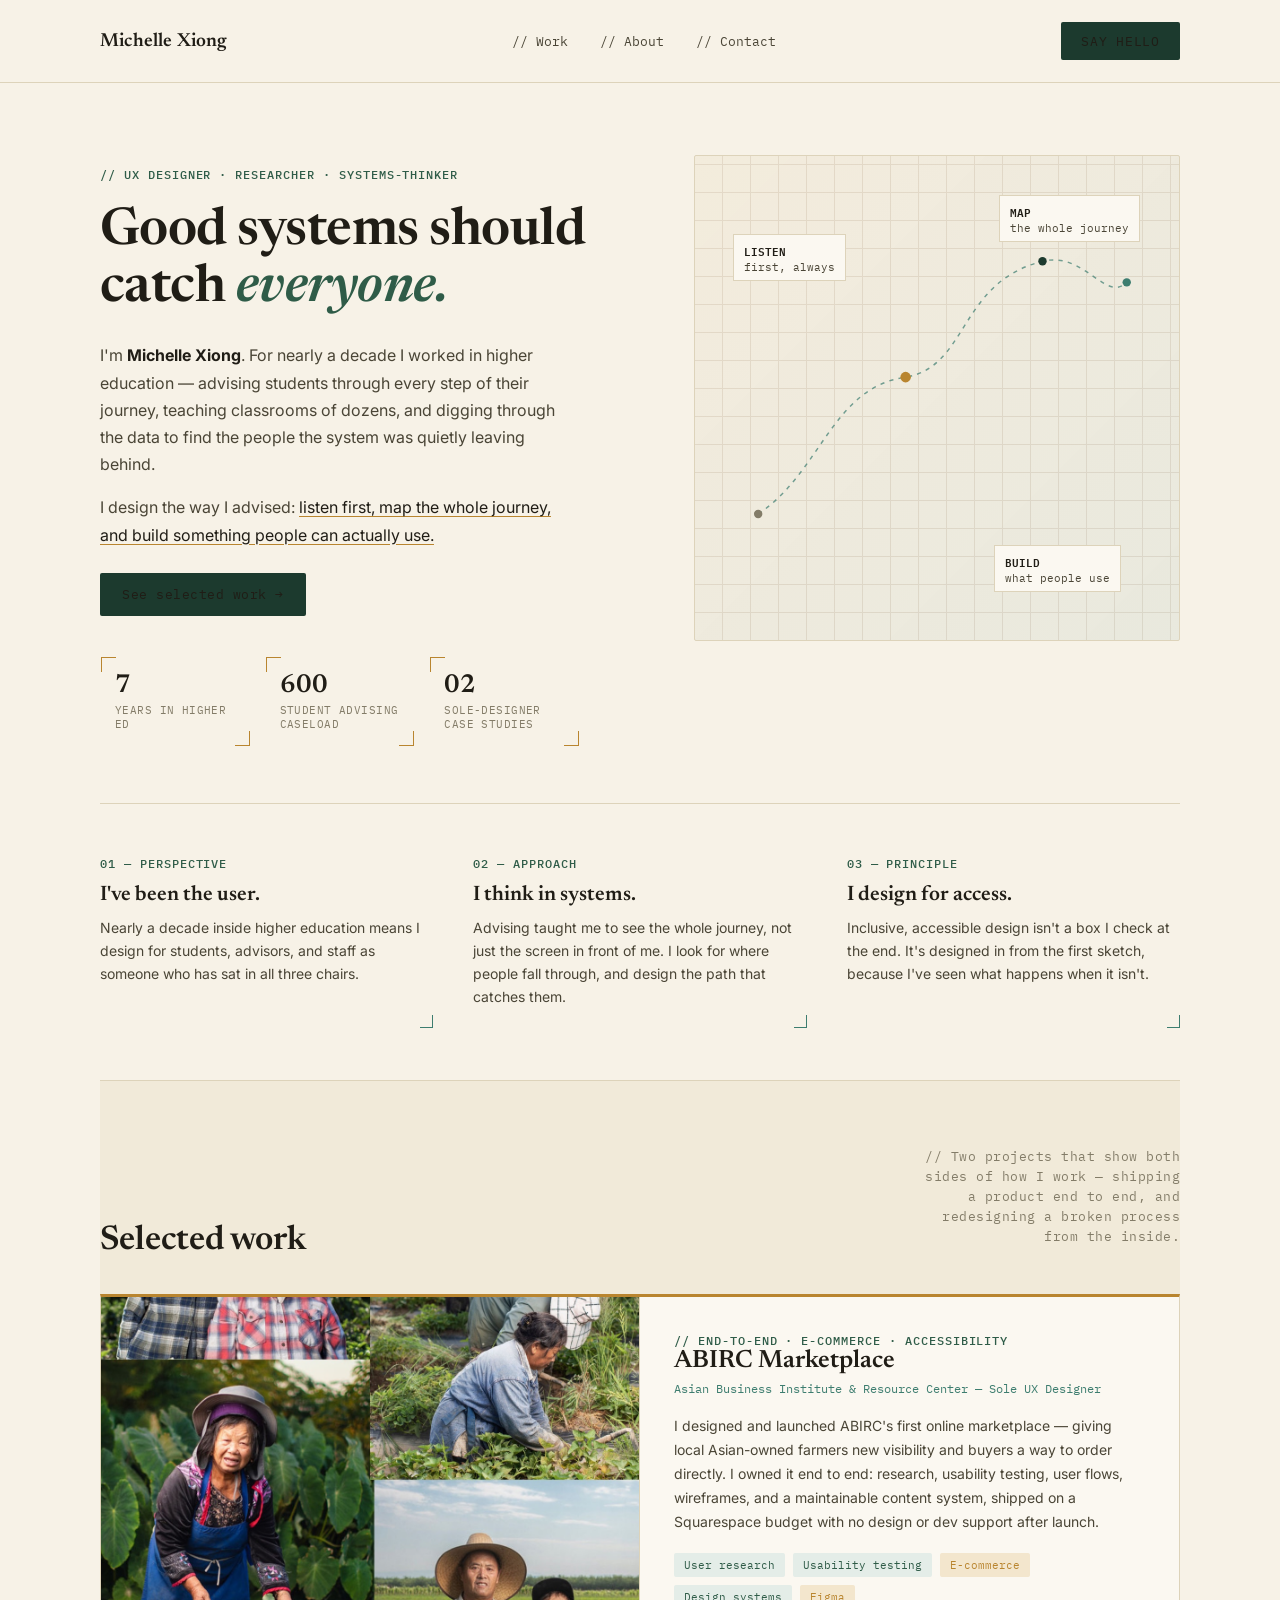
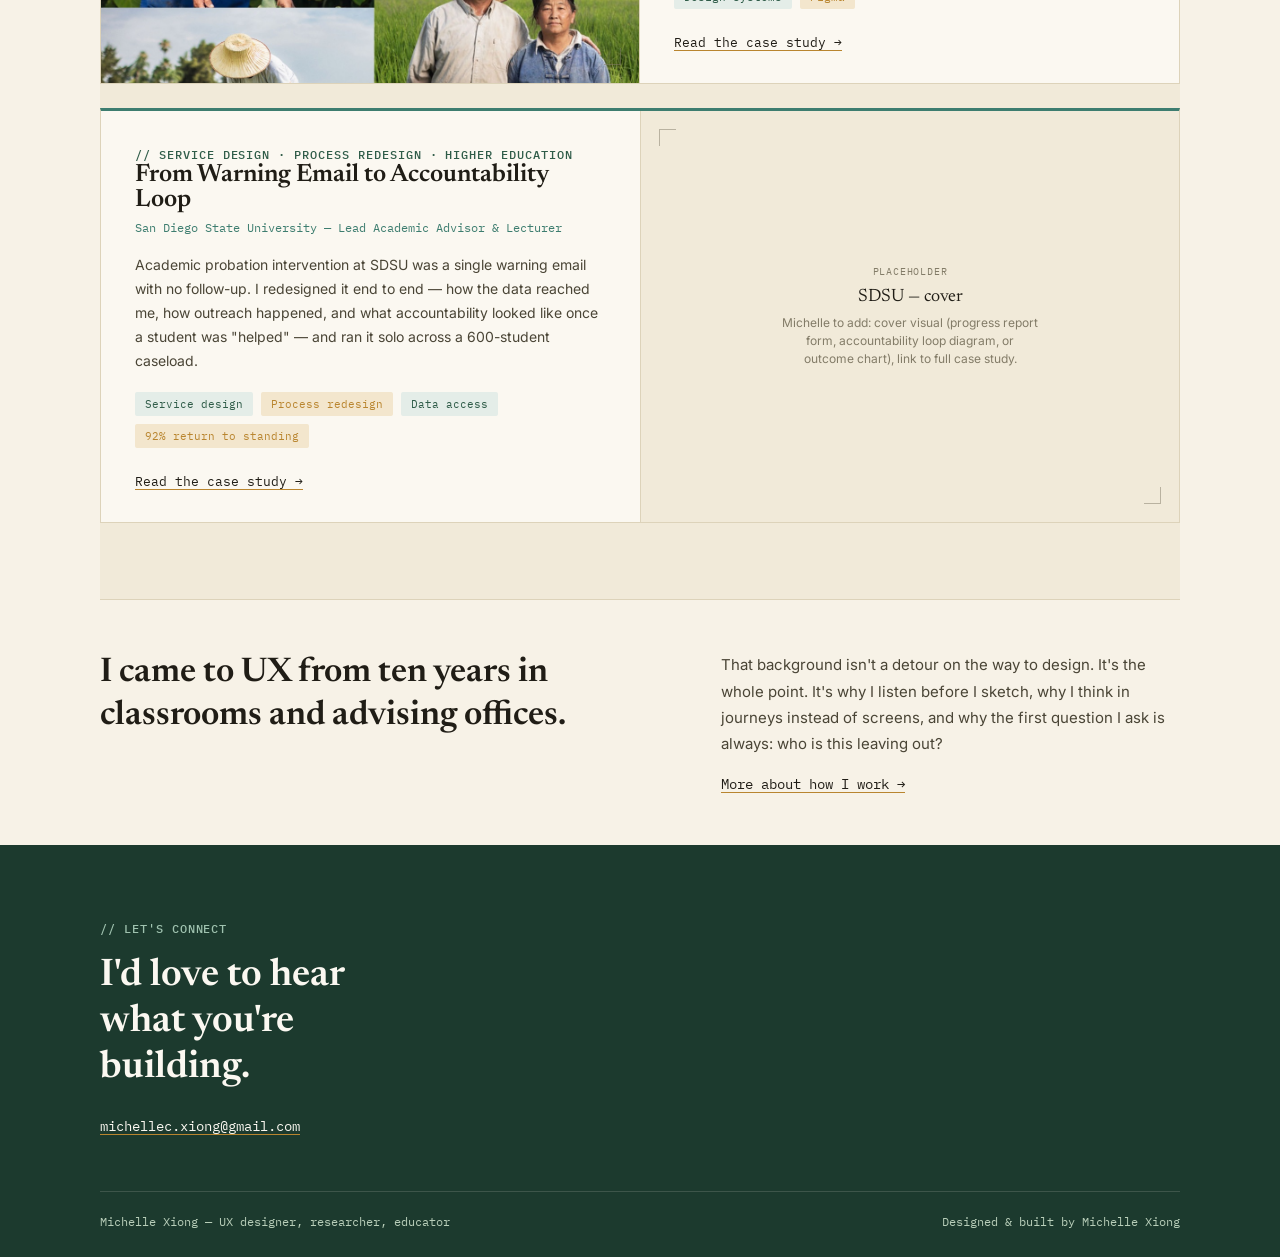
<file: index.html>
<!doctype html>
<html lang="en">
<head>
<meta charset="UTF-8" />
<meta name="viewport" content="width=device-width, initial-scale=1.0" />
<title>Michelle Xiong — UX Designer</title>
<meta name="description" content="Michelle Xiong, UX Designer — human-centered design, equity advocacy, and institutional change." />
<link rel="icon" href="data:image/svg+xml,<svg xmlns=%22http://www.w3.org/2000/svg%22 viewBox=%220 0 100 100%22><text y=%22.9em%22 font-size=%2290%22>🩵</text></svg>" />
<link rel="preconnect" href="https://fonts.googleapis.com">
<link rel="preconnect" href="https://fonts.gstatic.com" crossorigin>
<link href="https://fonts.googleapis.com/css2?family=Inter:wght@400;500;600;700&family=Newsreader:ital,wght@0,500;0,600;1,500;1,600&family=IBM+Plex+Mono:wght@400;500;600&display=swap" rel="stylesheet">
<link rel="stylesheet" href="assets/css/home.css" />
</head>
<body class="home-body">

<!-- ============ NAV ============ -->
<nav class="home-nav">
  <div class="home-nav-inner">
    <div class="home-logo">Michelle Xiong</div>
    <div class="home-nav-links">
      <a href="#work">// Work</a>
      <a href="#about">// About</a>
      <a href="#contact">// Contact</a>
    </div>
    <a class="btn-say-hello" href="mailto:michellec.xiong@gmail.com">Say Hello</a>
  </div>
</nav>

<div class="home-container">

  <!-- ============ HERO ============ -->
  <header class="hero-home">
    <div class="hero-grid">
      <div>
        <p class="label hero-label">// UX DESIGNER &middot; RESEARCHER &middot; SYSTEMS-THINKER</p>
        <h1 class="hero-headline">Good systems should catch <em>everyone.</em></h1>
        <div class="hero-copy">
          <p>I'm <strong>Michelle Xiong</strong>. For nearly a decade I worked in higher education — advising students through every step of their journey, teaching classrooms of dozens, and digging through the data to find the people the system was quietly leaving behind.</p>
          <p>I design the way I advised: <a class="underline-link" href="#work">listen first, map the whole journey, and build something people can actually use.</a></p>
        </div>
        <a class="btn-primary" href="#work">See selected work →</a>

        <div class="stat-row">
          <div class="bracket-box">
            <div class="stat-num">7</div>
            <div class="stat-label">Years in higher ed</div>
          </div>
          <div class="bracket-box">
            <div class="stat-num">600</div>
            <div class="stat-label">Student advising caseload</div>
          </div>
          <div class="bracket-box">
            <div class="stat-num">02</div>
            <div class="stat-label">Sole-designer case studies</div>
          </div>
        </div>
      </div>

      <div class="hero-figure" aria-hidden="true">
        <svg viewBox="0 0 460 460" xmlns="http://www.w3.org/2000/svg">
          <path d="M60,340 C120,300 130,220 200,210 C260,200 250,120 330,100 C370,90 390,140 410,120"
                fill="none" stroke="#3d7d6f" stroke-width="1.4" stroke-dasharray="4 5" opacity="0.7" />
          <circle cx="60" cy="340" r="4" fill="#837c68" />
          <circle cx="200" cy="210" r="5" fill="#b9852f" />
          <circle cx="330" cy="100" r="4" fill="#1c3a2e" />
          <circle cx="410" cy="120" r="4" fill="#3d7d6f" />
        </svg>
        <div class="hero-annot" style="top: 16%; left: 8%;"><span class="a-title">LISTEN</span><span>first, always</span></div>
        <div class="hero-annot" style="top: 8%; right: 8%;"><span class="a-title">MAP</span><span>the whole journey</span></div>
        <div class="hero-annot" style="bottom: 10%; right: 12%;"><span class="a-title">BUILD</span><span>what people use</span></div>
      </div>
    </div>
  </header>

  <!-- ============ THREE-UP PERSPECTIVE ROW ============ -->
  <section class="section-home">
    <div class="trio-grid">
      <div class="trio-item">
        <span class="label mono">01 — PERSPECTIVE</span>
        <h3>I've been the user.</h3>
        <p>Nearly a decade inside higher education means I design for students, advisors, and staff as someone who has sat in all three chairs.</p>
      </div>
      <div class="trio-item">
        <span class="label mono">02 — APPROACH</span>
        <h3>I think in systems.</h3>
        <p>Advising taught me to see the whole journey, not just the screen in front of me. I look for where people fall through, and design the path that catches them.</p>
      </div>
      <div class="trio-item">
        <span class="label mono">03 — PRINCIPLE</span>
        <h3>I design for access.</h3>
        <p>Inclusive, accessible design isn't a box I check at the end. It's designed in from the first sketch, because I've seen what happens when it isn't.</p>
      </div>
    </div>
  </section>

  <!-- ============ SELECTED WORK ============ -->
  <section class="section-home section-home--alt" id="work">
    <div class="work-header">
      <h2>Selected work</h2>
      <p class="work-header-note mono">// Two projects that show both sides of how I work — shipping a product end to end, and redesigning a broken process from the inside.</p>
    </div>

    <a class="work-card-link" href="abirc%20case%20study/index.html">
      <article class="work-card">
        <div class="work-media">
          <img src="assets/img/abirc/meet-our-farmers-screenshot.jpg" alt="ABIRC Marketplace 'Meet Our Farmers' page" loading="lazy" />
        </div>
        <div class="work-body">
          <span class="label mono">// END-TO-END &middot; E-COMMERCE &middot; ACCESSIBILITY</span>
          <h3>ABIRC Marketplace</h3>
          <p class="work-org">Asian Business Institute &amp; Resource Center — Sole UX Designer</p>
          <p class="work-desc">I designed and launched ABIRC's first online marketplace — giving local Asian-owned farmers new visibility and buyers a way to order directly. I owned it end to end: research, usability testing, user flows, wireframes, and a maintainable content system, shipped on a Squarespace budget with no design or dev support after launch.</p>
          <div class="work-tags">
            <span class="work-tag">User research</span>
            <span class="work-tag">Usability testing</span>
            <span class="work-tag gold">E-commerce</span>
            <span class="work-tag">Design systems</span>
            <span class="work-tag gold">Figma</span>
          </div>
          <span class="work-read">Read the case study →</span>
        </div>
      </article>
    </a>

    <a class="work-card-link" href="sdsu%20case%20study/index.html">
      <article class="work-card accent-green reverse">
        <div class="work-media">
          <div class="work-media-inner">
            <div class="work-media-tag">Placeholder</div>
            <div class="work-media-title">SDSU — cover</div>
            <div class="work-media-desc">Michelle to add: cover visual (progress report form, accountability loop diagram, or outcome chart), link to full case study.</div>
          </div>
        </div>
        <div class="work-body">
          <span class="label mono">// SERVICE DESIGN &middot; PROCESS REDESIGN &middot; HIGHER EDUCATION</span>
          <h3>From Warning Email to Accountability Loop</h3>
          <p class="work-org">San Diego State University — Lead Academic Advisor &amp; Lecturer</p>
          <p class="work-desc">Academic probation intervention at SDSU was a single warning email with no follow-up. I redesigned it end to end — how the data reached me, how outreach happened, and what accountability looked like once a student was "helped" — and ran it solo across a 600-student caseload.</p>
          <div class="work-tags">
            <span class="work-tag">Service design</span>
            <span class="work-tag gold">Process redesign</span>
            <span class="work-tag">Data access</span>
            <span class="work-tag gold">92% return to standing</span>
          </div>
          <span class="work-read">Read the case study →</span>
        </div>
      </article>
    </a>
  </section>

  <!-- ============ BRIDGE / ABOUT STATEMENT ============ -->
  <section class="section-home" id="about">
    <div class="bridge-grid">
      <h2>I came to UX from ten years in classrooms and advising offices.</h2>
      <div class="bridge-copy">
        <p>That background isn't a detour on the way to design. It's the whole point. It's why I listen before I sketch, why I think in journeys instead of screens, and why the first question I ask is always: who is this leaving out?</p>
        <a class="work-read" href="mailto:michellec.xiong@gmail.com">More about how I work →</a>
      </div>
    </div>
  </section>

</div>

<!-- ============ FOOTER ============ -->
<footer class="home-footer" id="contact">
  <div class="home-container">
    <p class="label mono">// LET'S CONNECT</p>
    <h2>I'd love to hear what you're building.</h2>
    <div class="footer-links-home">
      <a href="mailto:michellec.xiong@gmail.com">michellec.xiong@gmail.com</a>
    </div>
    <div class="footer-bottom-row">
      <span>Michelle Xiong — UX designer, researcher, educator</span>
      <span>Designed &amp; built by Michelle Xiong</span>
    </div>
  </div>
</footer>

</body>
</html>
</file>
<file: assets/css/home.css>
/* ============================================================
   HOME — bracket / field-notes aesthetic
   Cream ground, forest green + mustard accents, serif display
   type paired with a monospace label system.
   ============================================================ */

:root {
  --cream:        #f7f2e7;
  --cream-alt:     #f1ead9;
  --paper:         #fbf8f1;
  --ink:           #201d16;
  --ink-soft:      #4a4536;
  --muted:         #837c68;
  --border:        #ddd3ba;
  --border-soft:   #e7ded0;
  --green:         #1c3a2e;
  --green-mid:     #2f5c48;
  --green-bg:      #e4ede8;
  --gold:          #b9852f;
  --gold-bg:       #f3e6cd;
  --teal:          #3d7d6f;
  --radius: 2px;
}

* { box-sizing: border-box; }

body.home-body {
  margin: 0;
  background: var(--cream);
  color: var(--ink);
  font-family: 'Inter', sans-serif;
  -webkit-font-smoothing: antialiased;
}

.home-body a { color: inherit; }

.mono {
  font-family: 'IBM Plex Mono', monospace;
  letter-spacing: 0.04em;
}

.label {
  font-family: 'IBM Plex Mono', monospace;
  font-size: 12px;
  letter-spacing: 0.08em;
  text-transform: uppercase;
  color: var(--green-mid);
  font-weight: 500;
}

.home-container {
  max-width: 1160px;
  margin: 0 auto;
  padding: 0 40px;
}

/* ---- Nav ---- */
.home-nav {
  border-bottom: 1px solid var(--border);
  background: var(--cream);
}
.home-nav-inner {
  display: flex;
  align-items: center;
  justify-content: space-between;
  padding: 22px 40px;
  max-width: 1160px;
  margin: 0 auto;
}
.home-logo {
  font-family: 'Newsreader', serif;
  font-size: 19px;
  font-weight: 600;
  letter-spacing: 0.01em;
}
.home-nav-links {
  display: flex;
  align-items: center;
  gap: 32px;
}
.home-nav-links a {
  font-family: 'IBM Plex Mono', monospace;
  font-size: 13px;
  color: var(--ink-soft);
  text-decoration: none;
}
.home-nav-links a:hover { color: var(--green); }
.btn-say-hello {
  font-family: 'IBM Plex Mono', monospace;
  font-size: 12.5px;
  letter-spacing: 0.06em;
  text-transform: uppercase;
  background: var(--green);
  color: var(--paper);
  padding: 11px 20px;
  border-radius: var(--radius);
  text-decoration: none;
  white-space: nowrap;
}
.btn-say-hello:hover { background: var(--green-mid); }

/* ---- Hero ---- */
.hero-home {
  padding: 72px 0 56px;
}
.hero-grid {
  display: grid;
  grid-template-columns: 1.05fr 0.95fr;
  gap: 56px;
  align-items: start;
}
.hero-label { margin-bottom: 22px; }

.hero-headline {
  font-family: 'Newsreader', serif;
  font-size: 52px;
  line-height: 1.1;
  font-weight: 600;
  margin: 0 0 24px;
  letter-spacing: -0.01em;
}
.hero-headline em {
  color: var(--green-mid);
  font-style: italic;
}

.hero-copy p {
  font-size: 16px;
  line-height: 1.7;
  color: var(--ink-soft);
  margin: 0 0 16px;
  max-width: 46ch;
}
.hero-copy strong { color: var(--ink); }
.hero-copy .underline-link {
  text-decoration: underline;
  text-decoration-color: var(--gold);
  text-underline-offset: 3px;
  color: var(--ink);
}

.btn-primary {
  display: inline-flex;
  align-items: center;
  gap: 8px;
  font-family: 'IBM Plex Mono', monospace;
  font-size: 13px;
  letter-spacing: 0.04em;
  background: var(--green);
  color: var(--paper);
  padding: 13px 22px;
  border-radius: var(--radius);
  text-decoration: none;
  margin-top: 8px;
}
.btn-primary:hover { background: var(--green-mid); }

/* ---- Stat row ---- */
.stat-row {
  display: grid;
  grid-template-columns: repeat(3, 1fr);
  gap: 14px;
  margin-top: 40px;
  max-width: 480px;
}
.bracket-box {
  position: relative;
  padding: 16px 14px 14px;
  border: 1px solid transparent;
}
.bracket-box::before,
.bracket-box::after {
  content: "";
  position: absolute;
  width: 14px;
  height: 14px;
  border-color: var(--gold);
  border-style: solid;
}
.bracket-box::before {
  top: 0; left: 0;
  border-width: 1.5px 0 0 1.5px;
}
.bracket-box::after {
  bottom: 0; right: 0;
  border-width: 0 1.5px 1.5px 0;
}
.stat-num {
  font-family: 'Newsreader', serif;
  font-size: 26px;
  font-weight: 600;
  margin-bottom: 4px;
}
.stat-label {
  font-family: 'IBM Plex Mono', monospace;
  font-size: 10.5px;
  letter-spacing: 0.04em;
  text-transform: uppercase;
  color: var(--muted);
  line-height: 1.4;
}

/* ---- Hero illustration ---- */
.hero-figure {
  position: relative;
  border: 1px solid var(--border);
  background:
    linear-gradient(135deg, rgba(184,133,47,0.06), rgba(61,125,111,0.08)),
    repeating-linear-gradient(0deg, transparent, transparent 27px, var(--border-soft) 27px, var(--border-soft) 28px),
    repeating-linear-gradient(90deg, transparent, transparent 27px, var(--border-soft) 27px, var(--border-soft) 28px);
  min-height: 420px;
  border-radius: var(--radius);
  overflow: hidden;
}
.hero-figure svg { width: 100%; height: 100%; display: block; }
.hero-annot {
  position: absolute;
  font-family: 'IBM Plex Mono', monospace;
  font-size: 10.5px;
  color: var(--ink-soft);
  padding: 6px 10px;
  background: var(--paper);
  border: 1px solid var(--border);
}
.hero-annot span { display: block; }
.hero-annot .a-title { color: var(--ink); font-weight: 600; }

/* ---- Section shell ---- */
.section-home {
  border-top: 1px solid var(--border);
  padding: 52px 0;
}
.section-home--alt { background: var(--cream-alt); }

/* ---- Three-up perspective row ---- */
.trio-grid {
  display: grid;
  grid-template-columns: repeat(3, 1fr);
  gap: 40px;
}
.trio-item { position: relative; padding-bottom: 20px; }
.trio-item .label { margin-bottom: 14px; display: block; }
.trio-item h3 {
  font-family: 'Newsreader', serif;
  font-size: 21px;
  font-weight: 600;
  margin: 0 0 10px;
}
.trio-item p {
  font-size: 14px;
  line-height: 1.65;
  color: var(--ink-soft);
  margin: 0;
}
.trio-item::after {
  content: "";
  position: absolute;
  right: 0;
  bottom: 0;
  width: 12px;
  height: 12px;
  border-color: var(--teal);
  border-style: solid;
  border-width: 0 1.5px 1.5px 0;
}

/* ---- Selected work header ---- */
.work-header {
  display: flex;
  justify-content: space-between;
  align-items: flex-end;
  gap: 40px;
  margin-bottom: 36px;
}
.work-header h2 {
  font-family: 'Newsreader', serif;
  font-size: 34px;
  font-weight: 600;
  margin: 0;
}
.work-header-note {
  font-family: 'IBM Plex Mono', monospace;
  font-size: 12.5px;
  line-height: 1.6;
  color: var(--muted);
  max-width: 32ch;
  text-align: right;
}

/* ---- Work cards ---- */
.work-card-link { text-decoration: none; color: inherit; display: block; }
.work-card {
  display: grid;
  grid-template-columns: 1fr 1fr;
  border: 1px solid var(--border);
  background: var(--paper);
  margin-bottom: 24px;
  border-top: 3px solid var(--gold);
}
.work-card.accent-green { border-top-color: var(--teal); }
.work-card.reverse { grid-template-columns: 1fr 1fr; }
.work-card.reverse .work-media { order: 2; }
.work-card.reverse .work-body { order: 1; }

.work-media {
  position: relative;
  border-right: 1px solid var(--border);
  background: var(--cream-alt);
  display: flex;
  align-items: center;
  justify-content: center;
  min-height: 340px;
  padding: 24px;
}
.work-card.reverse .work-media { border-right: none; border-left: 1px solid var(--border); }
.work-media::before,
.work-media::after {
  content: "";
  position: absolute;
  width: 16px;
  height: 16px;
  border-color: var(--muted);
  border-style: solid;
  opacity: 0.5;
}
.work-media::before { top: 18px; left: 18px; border-width: 1.5px 0 0 1.5px; }
.work-media::after { bottom: 18px; right: 18px; border-width: 0 1.5px 1.5px 0; }
.work-media-inner { text-align: center; max-width: 260px; }
.work-media-tag {
  font-family: 'IBM Plex Mono', monospace;
  font-size: 10px;
  letter-spacing: 0.08em;
  text-transform: uppercase;
  color: var(--muted);
  margin-bottom: 10px;
}
.work-media-title {
  font-family: 'Newsreader', serif;
  font-size: 18px;
  margin-bottom: 8px;
}
.work-media-desc {
  font-size: 12px;
  color: var(--muted);
  line-height: 1.5;
}
.work-media img {
  width: 100%; height: 100%;
  object-fit: cover;
  position: absolute; inset: 0;
}

.work-body {
  padding: 32px 34px;
}
.work-body .label { margin-bottom: 14px; }
.work-body h3 {
  font-family: 'Newsreader', serif;
  font-size: 25px;
  font-weight: 600;
  margin: 0 0 6px;
}
.work-org {
  font-family: 'IBM Plex Mono', monospace;
  font-size: 12px;
  color: var(--teal);
  margin: 0 0 16px;
  line-height: 1.5;
}
.work-desc {
  font-size: 14px;
  line-height: 1.7;
  color: var(--ink-soft);
  margin: 0 0 20px;
}
.work-tags {
  display: flex;
  flex-wrap: wrap;
  gap: 8px;
  margin-bottom: 22px;
}
.work-tag {
  font-family: 'IBM Plex Mono', monospace;
  font-size: 11px;
  padding: 5px 10px;
  background: var(--green-bg);
  color: var(--green-mid);
  border-radius: var(--radius);
}
.work-tag.gold { background: var(--gold-bg); color: var(--gold); }
.work-read {
  font-family: 'IBM Plex Mono', monospace;
  font-size: 13px;
  text-decoration: underline;
  text-decoration-color: var(--gold);
  text-underline-offset: 3px;
}

/* ---- Quote / bridge statement ---- */
.bridge-grid {
  display: grid;
  grid-template-columns: 1.1fr 0.9fr;
  gap: 60px;
  align-items: start;
}
.bridge-grid h2 {
  font-family: 'Newsreader', serif;
  font-size: 34px;
  font-weight: 600;
  line-height: 1.25;
  margin: 0;
}
.bridge-copy p {
  font-size: 15px;
  line-height: 1.75;
  color: var(--ink-soft);
  margin: 0 0 16px;
}
.bridge-copy .work-read { font-size: 13.5px; }

/* ---- Footer ---- */
.home-footer {
  background: var(--green);
  color: var(--paper);
  padding: 64px 0 28px;
}
.home-footer .label { color: #9fc2af; }
.home-footer h2 {
  font-family: 'Newsreader', serif;
  font-size: 38px;
  font-weight: 600;
  line-height: 1.2;
  margin: 18px 0 26px;
  max-width: 14ch;
}
.footer-links-home {
  display: flex;
  gap: 24px;
  align-items: center;
  margin-bottom: 56px;
}
.footer-links-home a {
  font-family: 'IBM Plex Mono', monospace;
  font-size: 14px;
  color: var(--paper);
  text-decoration: underline;
  text-decoration-color: var(--gold);
  text-underline-offset: 3px;
}
.footer-bottom-row {
  display: flex;
  justify-content: space-between;
  border-top: 1px solid rgba(247,242,231,0.15);
  padding-top: 22px;
  font-family: 'IBM Plex Mono', monospace;
  font-size: 12px;
  color: #b8ceb9;
}

/* ---- Responsive ---- */
@media (max-width: 860px) {
  .home-container, .home-nav-inner { padding-left: 22px; padding-right: 22px; }
  .home-nav-links { gap: 18px; }
  .hero-grid { grid-template-columns: 1fr; }
  .hero-headline { font-size: 38px; }
  .hero-figure { min-height: 280px; order: -1; }
  .stat-row { max-width: 100%; }
  .trio-grid { grid-template-columns: 1fr; gap: 32px; }
  .work-header { flex-direction: column; align-items: flex-start; }
  .work-header-note { text-align: left; }
  .work-card, .work-card.reverse { grid-template-columns: 1fr; }
  .work-card.reverse .work-media, .work-card.reverse .work-body { order: initial; }
  .work-media { border-right: none; border-bottom: 1px solid var(--border); min-height: 220px; }
  .bridge-grid { grid-template-columns: 1fr; gap: 24px; }
  .footer-bottom-row { flex-direction: column; gap: 8px; }
}

/* ---- Dark mode ---- */
@media (prefers-color-scheme: dark) {
  :root:not([data-theme="light"]) {
    --cream:        #17140f;
    --cream-alt:     #1c1811;
    --paper:         #201c15;
    --ink:           #f1ece0;
    --ink-soft:      #cbc3ae;
    --muted:         #948c76;
    --border:        #362f22;
    --border-soft:   #2a251b;
    --green:         #0f261d;
    --green-mid:     #4c9078;
    --green-bg:      #1c2c24;
    --gold:          #d6a24d;
    --gold-bg:       #2c2515;
    --teal:          #5a9c8c;
  }
}
:root[data-theme="dark"] {
  --cream:        #17140f;
  --cream-alt:     #1c1811;
  --paper:         #201c15;
  --ink:           #f1ece0;
  --ink-soft:      #cbc3ae;
  --muted:         #948c76;
  --border:        #362f22;
  --border-soft:   #2a251b;
  --green:         #0f261d;
  --green-mid:     #4c9078;
  --green-bg:      #1c2c24;
  --gold:          #d6a24d;
  --gold-bg:       #2c2515;
  --teal:          #5a9c8c;
}
</file>
